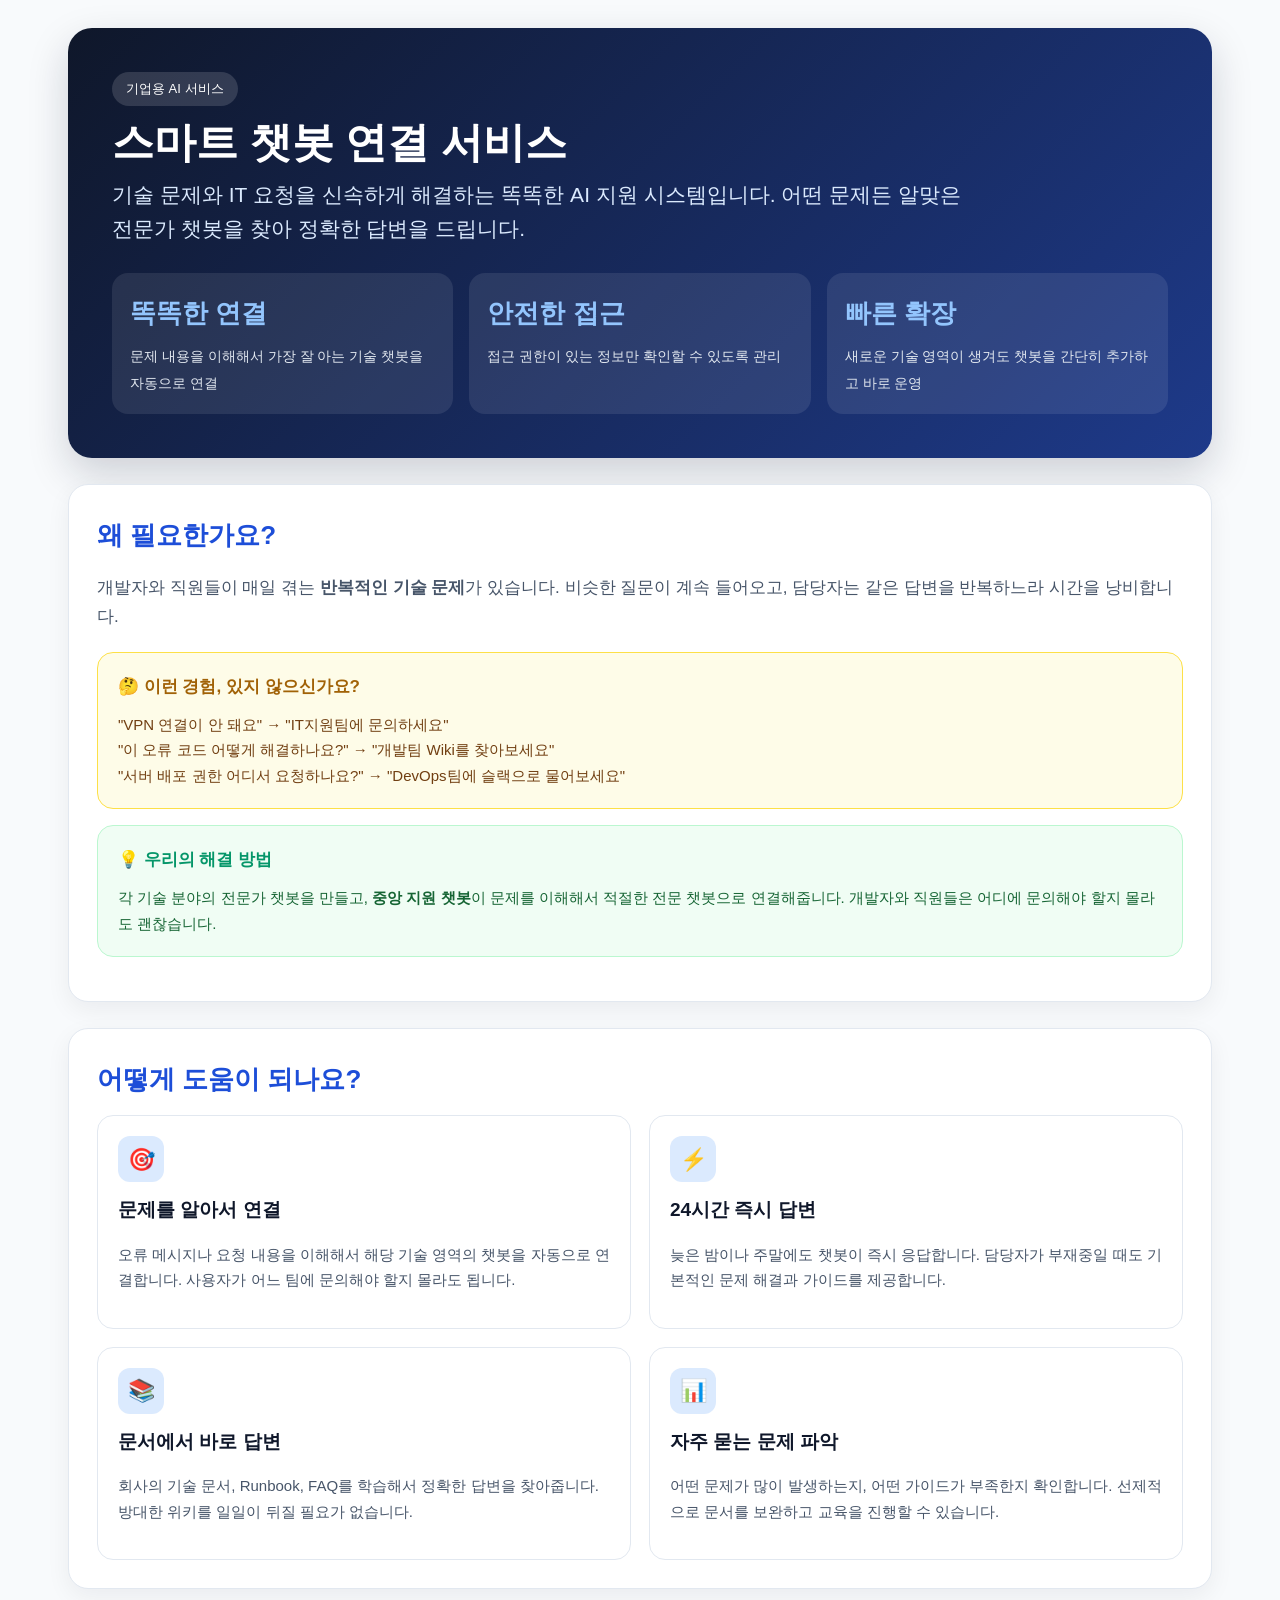
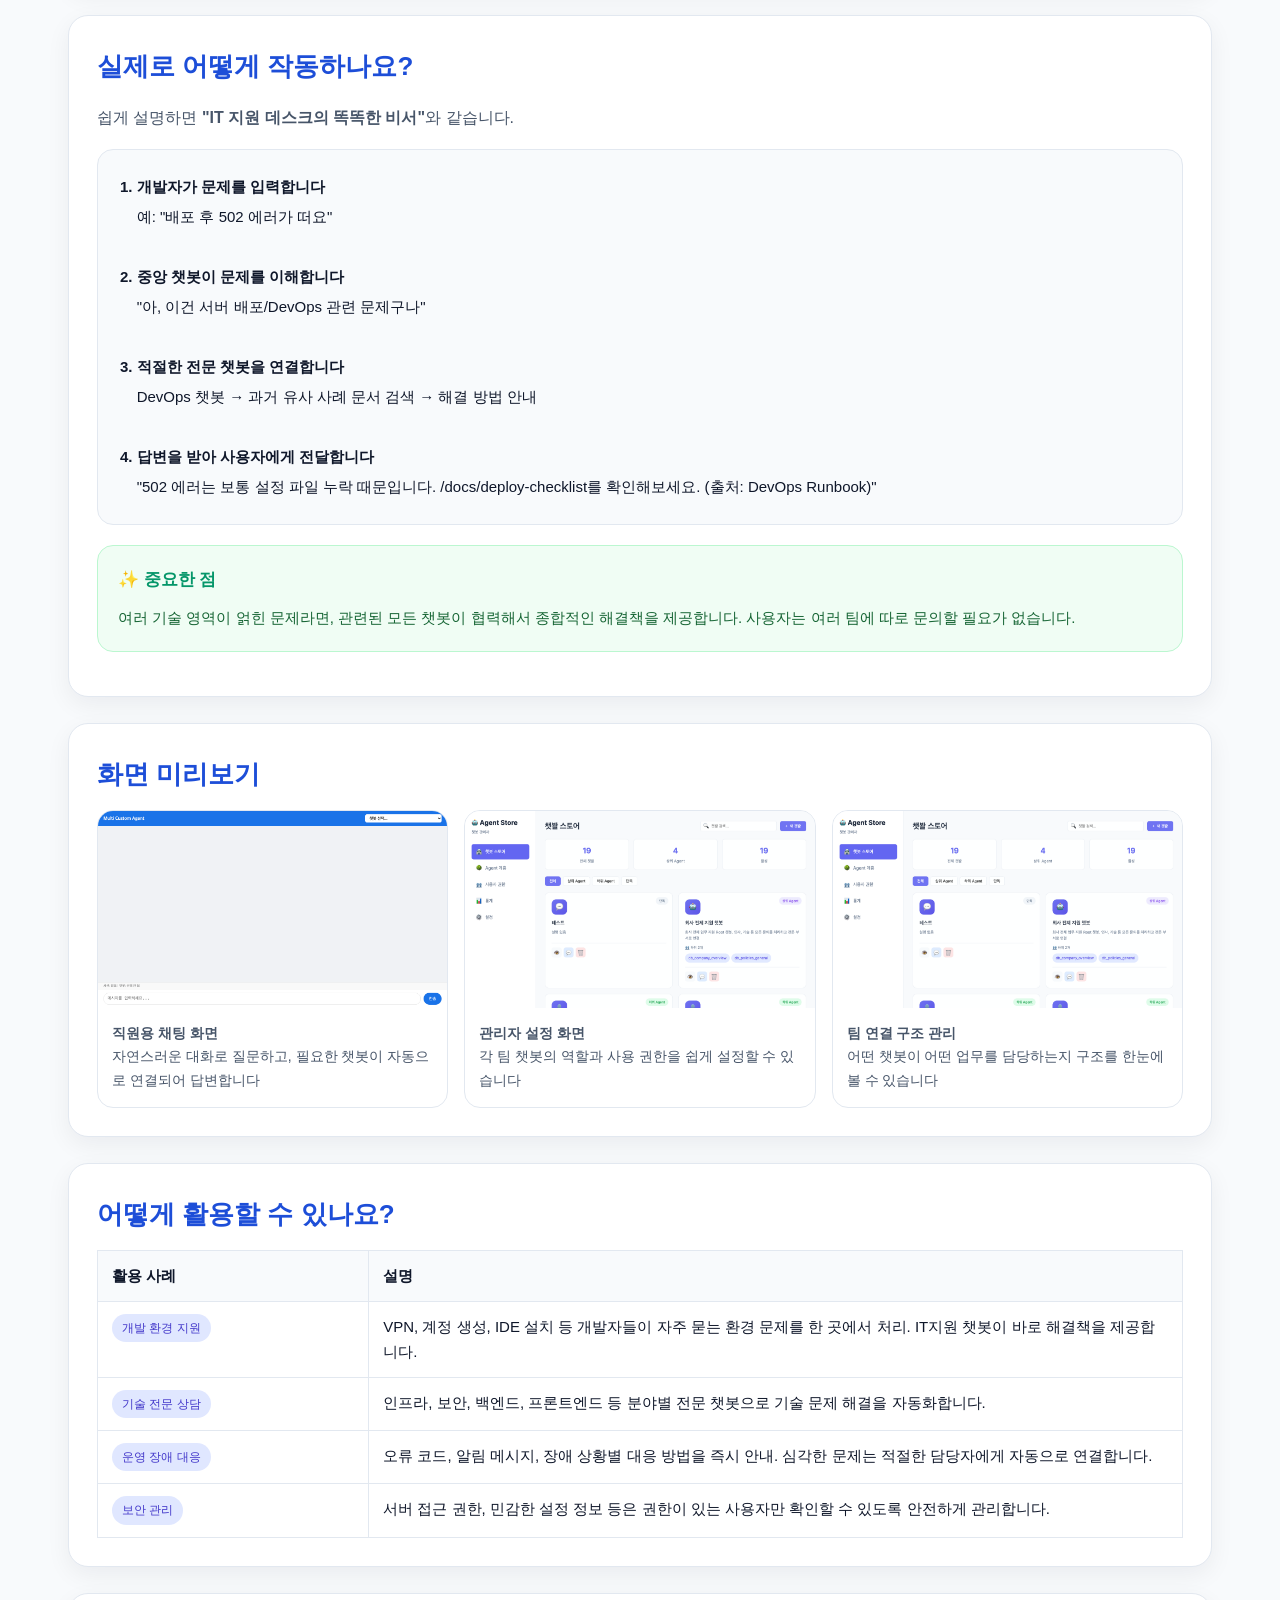
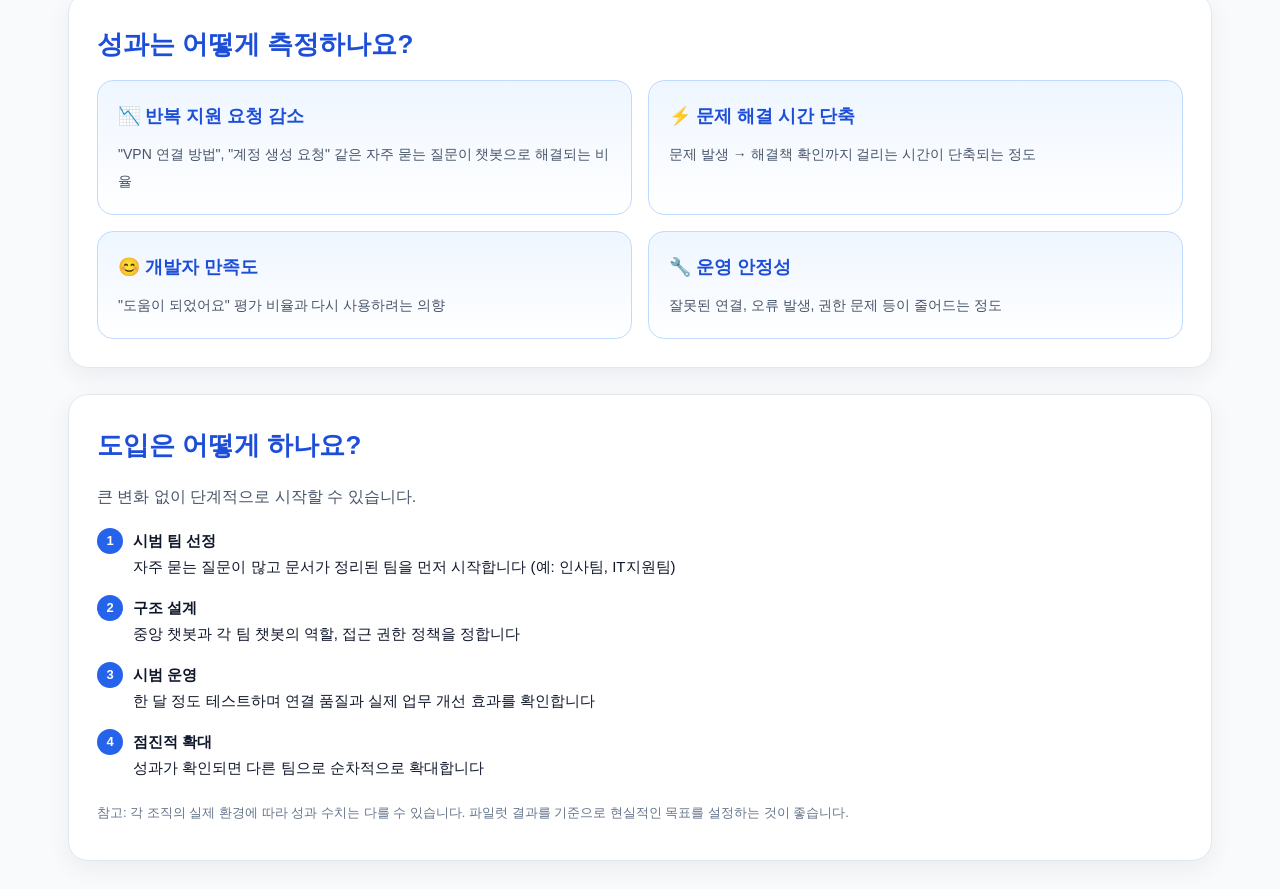
<file: docs/promo-onepager.html>
<!doctype html>
<html lang="ko">
<head>
  <meta charset="utf-8" />
  <meta name="viewport" content="width=device-width, initial-scale=1" />
  <title>스마트 챗봇 연결 서비스</title>
  <style>
    :root{--bg:#f8fafc;--card:#fff;--ink:#0f172a;--sub:#475569;--line:#e2e8f0;--blue:#2563eb;--blue2:#1d4ed8;--mint:#10b981;--green:#059669}
    *{box-sizing:border-box} body{margin:0;font-family:Inter,Arial,"Noto Sans KR",sans-serif;background:var(--bg);color:var(--ink);line-height:1.7}
    .wrap{max-width:1200px;margin:0 auto;padding:28px}
    .hero{background:linear-gradient(135deg,#0f172a,#1e3a8a);color:#fff;border-radius:24px;padding:44px;box-shadow:0 16px 40px rgba(15,23,42,.18)}
    .badge{display:inline-block;padding:6px 14px;border-radius:999px;background:rgba(255,255,255,.14);font-size:13px;margin-bottom:14px}
    h1{margin:0 0 12px;font-size:42px;line-height:1.1} .lead{font-size:21px;color:#dbeafe;max-width:860px;line-height:1.6}
    .stats{display:grid;grid-template-columns:repeat(3,1fr);gap:16px;margin-top:28px}.stat{background:rgba(255,255,255,.09);padding:18px;border-radius:16px}.stat b{display:block;font-size:26px;color:#93c5fd;margin-bottom:6px}.stat span{font-size:14px;color:#e2e8f0;line-height:1.5}
    .section{margin-top:26px;background:var(--card);border:1px solid var(--line);border-radius:20px;padding:28px;box-shadow:0 8px 24px rgba(15,23,42,.06)}
    .section h2{margin:0 0 14px;font-size:26px;color:var(--blue2)}.section p{color:var(--sub);font-size:16px}
    .grid{display:grid;grid-template-columns:repeat(2,minmax(0,1fr));gap:22px}.cards{display:grid;grid-template-columns:repeat(2,minmax(0,1fr));gap:18px}
    .card{border:1px solid var(--line);border-radius:16px;padding:20px;background:#fff}.card h3{margin:0 0 10px;font-size:19px;color:var(--ink)}.card p{font-size:15px;line-height:1.7}.icon{width:46px;height:46px;border-radius:12px;background:#dbeafe;display:flex;align-items:center;justify-content:center;margin-bottom:12px;font-size:22px}
    .highlight-box{background:#f0fdf4;border:1px solid #bbf7d0;border-radius:16px;padding:20px;margin:16px 0}
    .highlight-box h4{margin:0 0 10px;color:var(--green);font-size:17px}
    .highlight-box p{margin:0;color:#166534;font-size:15px;line-height:1.7}
    .example{background:#fefce8;border:1px solid #fde047;border-radius:16px;padding:20px;margin:16px 0}
    .example h4{margin:0 0 10px;color:#a16207;font-size:17px}
    .example p{margin:0;color:#713f12;font-size:15px;line-height:1.7}
    .step-list{margin:0;padding:0;list-style:none}
    .step-list li{position:relative;padding-left:36px;margin-bottom:16px;font-size:15px;line-height:1.7}
    .step-list li::before{content:attr(data-step);position:absolute;left:0;top:0;width:26px;height:26px;background:var(--blue);color:#fff;border-radius:50%;display:flex;align-items:center;justify-content:center;font-size:13px;font-weight:bold}
    table{width:100%;border-collapse:collapse;margin-top:10px;font-size:15px} th,td{border:1px solid var(--line);padding:12px 14px;text-align:left;vertical-align:top} th{background:#f8fafc;font-weight:600}
    .flow{background:#f8fafc;border:1px solid var(--line);border-radius:16px;padding:22px;font-size:15px;line-height:2}
    .shots{display:grid;grid-template-columns:repeat(3,1fr);gap:16px}.shot{border:1px solid var(--line);border-radius:16px;overflow:hidden;background:#fff}.shot img{width:100%;display:block}.shot .cap{padding:14px;font-size:14px;color:var(--sub)}
    .kpi{display:grid;grid-template-columns:repeat(2,1fr);gap:16px}.kpi .item{border-radius:16px;padding:20px;background:linear-gradient(180deg,#eff6ff,#fff);border:1px solid #bfdbfe}.kpi b{display:block;font-size:18px;color:var(--blue2);margin-bottom:8px}
    .kpi span{color:var(--sub);font-size:14px;line-height:1.6}
    .footer{margin:22px 0 8px;color:#64748b;font-size:13px}
    .tag{display:inline-block;padding:4px 10px;border-radius:20px;background:#e0e7ff;color:#4338ca;font-size:12px;margin-right:6px}
    @media (max-width: 960px){.cards,.shots,.kpi,.stats,.grid{grid-template-columns:1fr}.hero{padding:28px}h1{font-size:30px}.lead{font-size:18px}}
  </style>
</head>
<body>
  <div class="wrap">
    <section class="hero">
      <div class="badge">기업용 AI 서비스</div>
      <h1>스마트 챗봇 연결 서비스</h1>
      <div class="lead">기술 문제와 IT 요청을 신속하게 해결하는 똑똑한 AI 지원 시스템입니다. 어떤 문제든 알맞은 전문가 챗봇을 찾아 정확한 답변을 드립니다.</div>
      <div class="stats">
        <div class="stat"><b>똑똑한 연결</b><span>문제 내용을 이해해서 가장 잘 아는 기술 챗봇을 자동으로 연결</span></div>
        <div class="stat"><b>안전한 접근</b><span>접근 권한이 있는 정보만 확인할 수 있도록 관리</span></div>
        <div class="stat"><b>빠른 확장</b><span>새로운 기술 영역이 생겨도 챗봇을 간단히 추가하고 바로 운영</span></div>
      </div>
    </section>

    <section class="section">
      <h2>왜 필요한가요?</h2>
      <p style="font-size:17px;margin-bottom:20px">개발자와 직원들이 매일 겪는 <b>반복적인 기술 문제</b>가 있습니다. 비슷한 질문이 계속 들어오고, 담당자는 같은 답변을 반복하느라 시간을 낭비합니다.</p>
      
      <div class="example">
        <h4>🤔 이런 경험, 있지 않으신가요?</h4>
        <p>"VPN 연결이 안 돼요" → "IT지원팀에 문의하세요"<br>
        "이 오류 코드 어떻게 해결하나요?" → "개발팀 Wiki를 찾아보세요"<br>
        "서버 배포 권한 어디서 요청하나요?" → "DevOps팀에 슬랙으로 물어보세요"</p>
      </div>

      <div class="highlight-box">
        <h4>💡 우리의 해결 방법</h4>
        <p>각 기술 분야의 전문가 챗봇을 만들고, <b>중앙 지원 챗봇</b>이 문제를 이해해서 적절한 전문 챗봇으로 연결해줍니다. 개발자와 직원들은 어디에 문의해야 할지 몰라도 괜찮습니다.</p>
      </div>
    </section>

    <section class="section">
      <h2>어떻게 도움이 되나요?</h2>
      <div class="cards">
        <div class="card"><div class="icon">🎯</div><h3>문제를 알아서 연결</h3><p>오류 메시지나 요청 내용을 이해해서 해당 기술 영역의 챗봇을 자동으로 연결합니다. 사용자가 어느 팀에 문의해야 할지 몰라도 됩니다.</p></div>
        <div class="card"><div class="icon">⚡</div><h3>24시간 즉시 답변</h3><p>늦은 밤이나 주말에도 챗봇이 즉시 응답합니다. 담당자가 부재중일 때도 기본적인 문제 해결과 가이드를 제공합니다.</p></div>
        <div class="card"><div class="icon">📚</div><h3>문서에서 바로 답변</h3><p>회사의 기술 문서, Runbook, FAQ를 학습해서 정확한 답변을 찾아줍니다. 방대한 위키를 일일이 뒤질 필요가 없습니다.</p></div>
        <div class="card"><div class="icon">📊</div><h3>자주 묻는 문제 파악</h3><p>어떤 문제가 많이 발생하는지, 어떤 가이드가 부족한지 확인합니다. 선제적으로 문서를 보완하고 교육을 진행할 수 있습니다.</p></div>
      </div>
    </section>

    <section class="section">
      <h2>실제로 어떻게 작동하나요?</h2>
      <p style="margin-bottom:18px">쉽게 설명하면 <b>"IT 지원 데스크의 똑똑한 비서"</b>와 같습니다.</p>
      
      <div class="flow">
        <b>1. 개발자가 문제를 입력합니다</b><br>
        &nbsp;&nbsp;&nbsp;&nbsp;예: "배포 후 502 에러가 떠요"
        <br><br>
        <b>2. 중앙 챗봇이 문제를 이해합니다</b><br>
        &nbsp;&nbsp;&nbsp;&nbsp;"아, 이건 서버 배포/DevOps 관련 문제구나"
        <br><br>
        <b>3. 적절한 전문 챗봇을 연결합니다</b><br>
        &nbsp;&nbsp;&nbsp;&nbsp;DevOps 챗봇 → 과거 유사 사례 문서 검색 → 해결 방법 안내
        <br><br>
        <b>4. 답변을 받아 사용자에게 전달합니다</b><br>
        &nbsp;&nbsp;&nbsp;&nbsp;"502 에러는 보통 설정 파일 누락 때문입니다. /docs/deploy-checklist를 확인해보세요. (출처: DevOps Runbook)"
      </div>

      <div class="highlight-box" style="margin-top:20px">
        <h4>✨ 중요한 점</h4>
        <p>여러 기술 영역이 얽힌 문제라면, 관련된 모든 챗봇이 협력해서 종합적인 해결책을 제공합니다. 사용자는 여러 팀에 따로 문의할 필요가 없습니다.</p>
      </div>
    </section>

    <section class="section">
      <h2>화면 미리보기</h2>
      <div class="shots">
        <div class="shot"><img src="assets/01-chat-ui.png" alt="chat ui"><div class="cap"><b>직원용 채팅 화면</b><br>자연스러운 대화로 질문하고, 필요한 챗봇이 자동으로 연결되어 답변합니다</div></div>
        <div class="shot"><img src="assets/02-admin-ui.png" alt="admin ui"><div class="cap"><b>관리자 설정 화면</b><br>각 팀 챗봇의 역할과 사용 권한을 쉽게 설정할 수 있습니다</div></div>
        <div class="shot"><img src="assets/03-admin-hierarchy.png" alt="hierarchy ui"><div class="cap"><b>팀 연결 구조 관리</b><br>어떤 챗봇이 어떤 업무를 담당하는지 구조를 한눈에 볼 수 있습니다</div></div>
      </div>
    </section>

    <section class="section">
      <h2>어떻게 활용할 수 있나요?</h2>
      <table>
        <tr><th style="width:25%">활용 사례</th><th>설명</th></tr>
        <tr><td><span class="tag">개발 환경 지원</span></td><td>VPN, 계정 생성, IDE 설치 등 개발자들이 자주 묻는 환경 문제를 한 곳에서 처리. IT지원 챗봇이 바로 해결책을 제공합니다.</td></tr>
        <tr><td><span class="tag">기술 전문 상담</span></td><td>인프라, 보안, 백엔드, 프론트엔드 등 분야별 전문 챗봇으로 기술 문제 해결을 자동화합니다.</td></tr>
        <tr><td><span class="tag">운영 장애 대응</span></td><td>오류 코드, 알림 메시지, 장애 상황별 대응 방법을 즉시 안내. 심각한 문제는 적절한 담당자에게 자동으로 연결합니다.</td></tr>
        <tr><td><span class="tag">보안 관리</span></td><td>서버 접근 권한, 민감한 설정 정보 등은 권한이 있는 사용자만 확인할 수 있도록 안전하게 관리합니다.</td></tr>
      </table>
    </section>

    <section class="section">
      <h2>성과는 어떻게 측정하나요?</h2>
      <div class="kpi">
        <div class="item"><b>📉 반복 지원 요청 감소</b><span>"VPN 연결 방법", "계정 생성 요청" 같은 자주 묻는 질문이 챗봇으로 해결되는 비율</span></div>
        <div class="item"><b>⚡ 문제 해결 시간 단축</b><span>문제 발생 → 해결책 확인까지 걸리는 시간이 단축되는 정도</span></div>
        <div class="item"><b>😊 개발자 만족도</b><span>"도움이 되었어요" 평가 비율과 다시 사용하려는 의향</span></div>
        <div class="item"><b>🔧 운영 안정성</b><span>잘못된 연결, 오류 발생, 권한 문제 등이 줄어드는 정도</span></div>
      </div>
    </section>

    <section class="section">
      <h2>도입은 어떻게 하나요?</h2>
      <p style="margin-bottom:18px">큰 변화 없이 단계적으로 시작할 수 있습니다.</p>
      <ul class="step-list">
        <li data-step="1"><b>시범 팀 선정</b><br>자주 묻는 질문이 많고 문서가 정리된 팀을 먼저 시작합니다 (예: 인사팀, IT지원팀)</li>
        <li data-step="2"><b>구조 설계</b><br>중앙 챗봇과 각 팀 챗봇의 역할, 접근 권한 정책을 정합니다</li>
        <li data-step="3"><b>시범 운영</b><br>한 달 정도 테스트하며 연결 품질과 실제 업무 개선 효과를 확인합니다</li>
        <li data-step="4"><b>점진적 확대</b><br>성과가 확인되면 다른 팀으로 순차적으로 확대합니다</li>
      </ul>
      <div class="footer">참고: 각 조직의 실제 환경에 따라 성과 수치는 다를 수 있습니다. 파일럿 결과를 기준으로 현실적인 목표를 설정하는 것이 좋습니다.</div>
    </section>
  </div>
</body>
</html>
</file>
